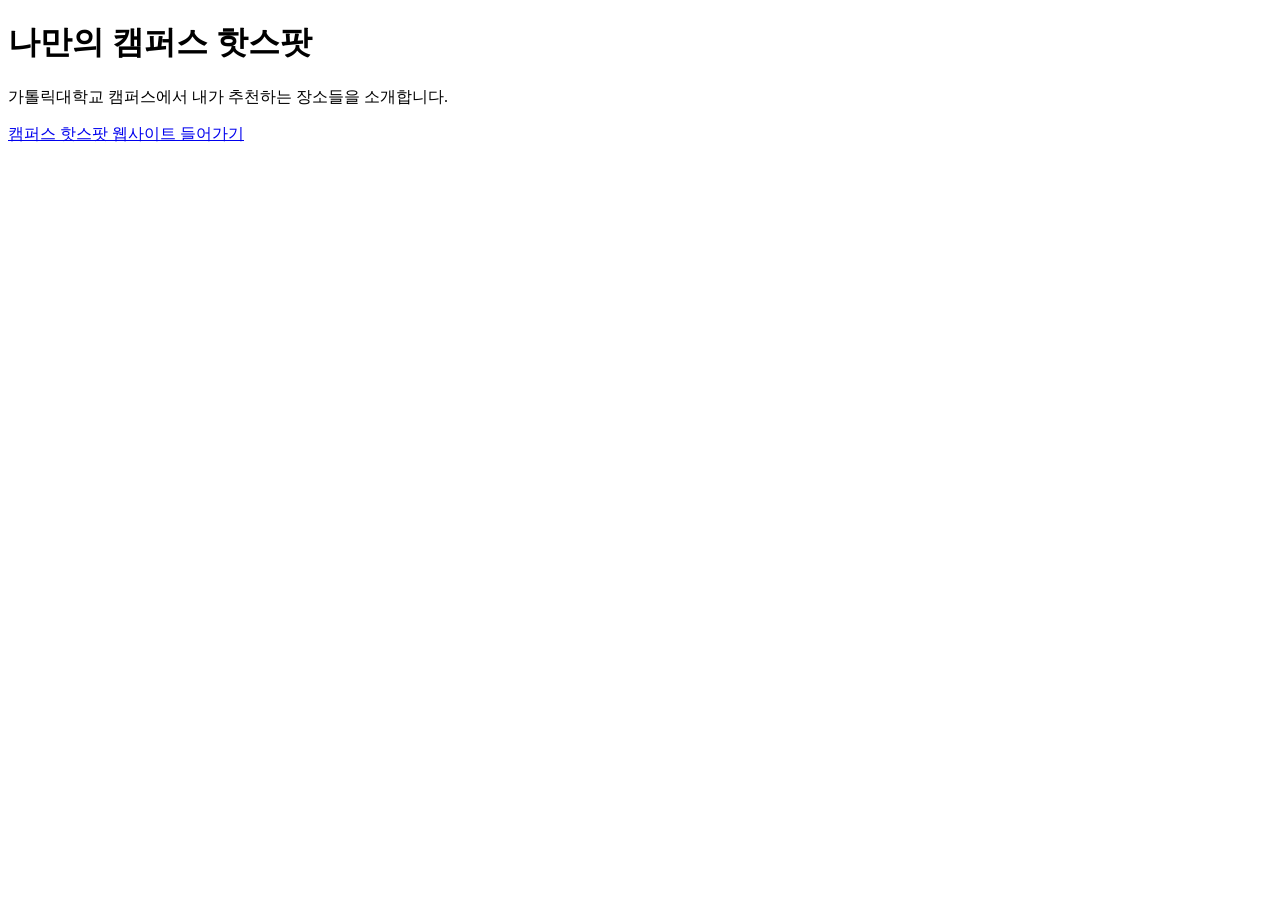
<file: index.html>
<!DOCTYPE html>
<html lang="ko">
<head>
<meta charset="UTF-8">
<meta name="viewport" content="width=device-width, initial-scale=1.0">

<title>나만의 캠퍼스 핫스팟</title>
</head>

<body>

<h1>나만의 캠퍼스 핫스팟</h1>

<p>
가톨릭대학교 캠퍼스에서 내가 추천하는 장소들을 소개합니다.
</p>

<p>
<a href="campus-museum2-main/index.html">
캠퍼스 핫스팟 웹사이트 들어가기
</a>
</p>

</body>
</html>
</file>
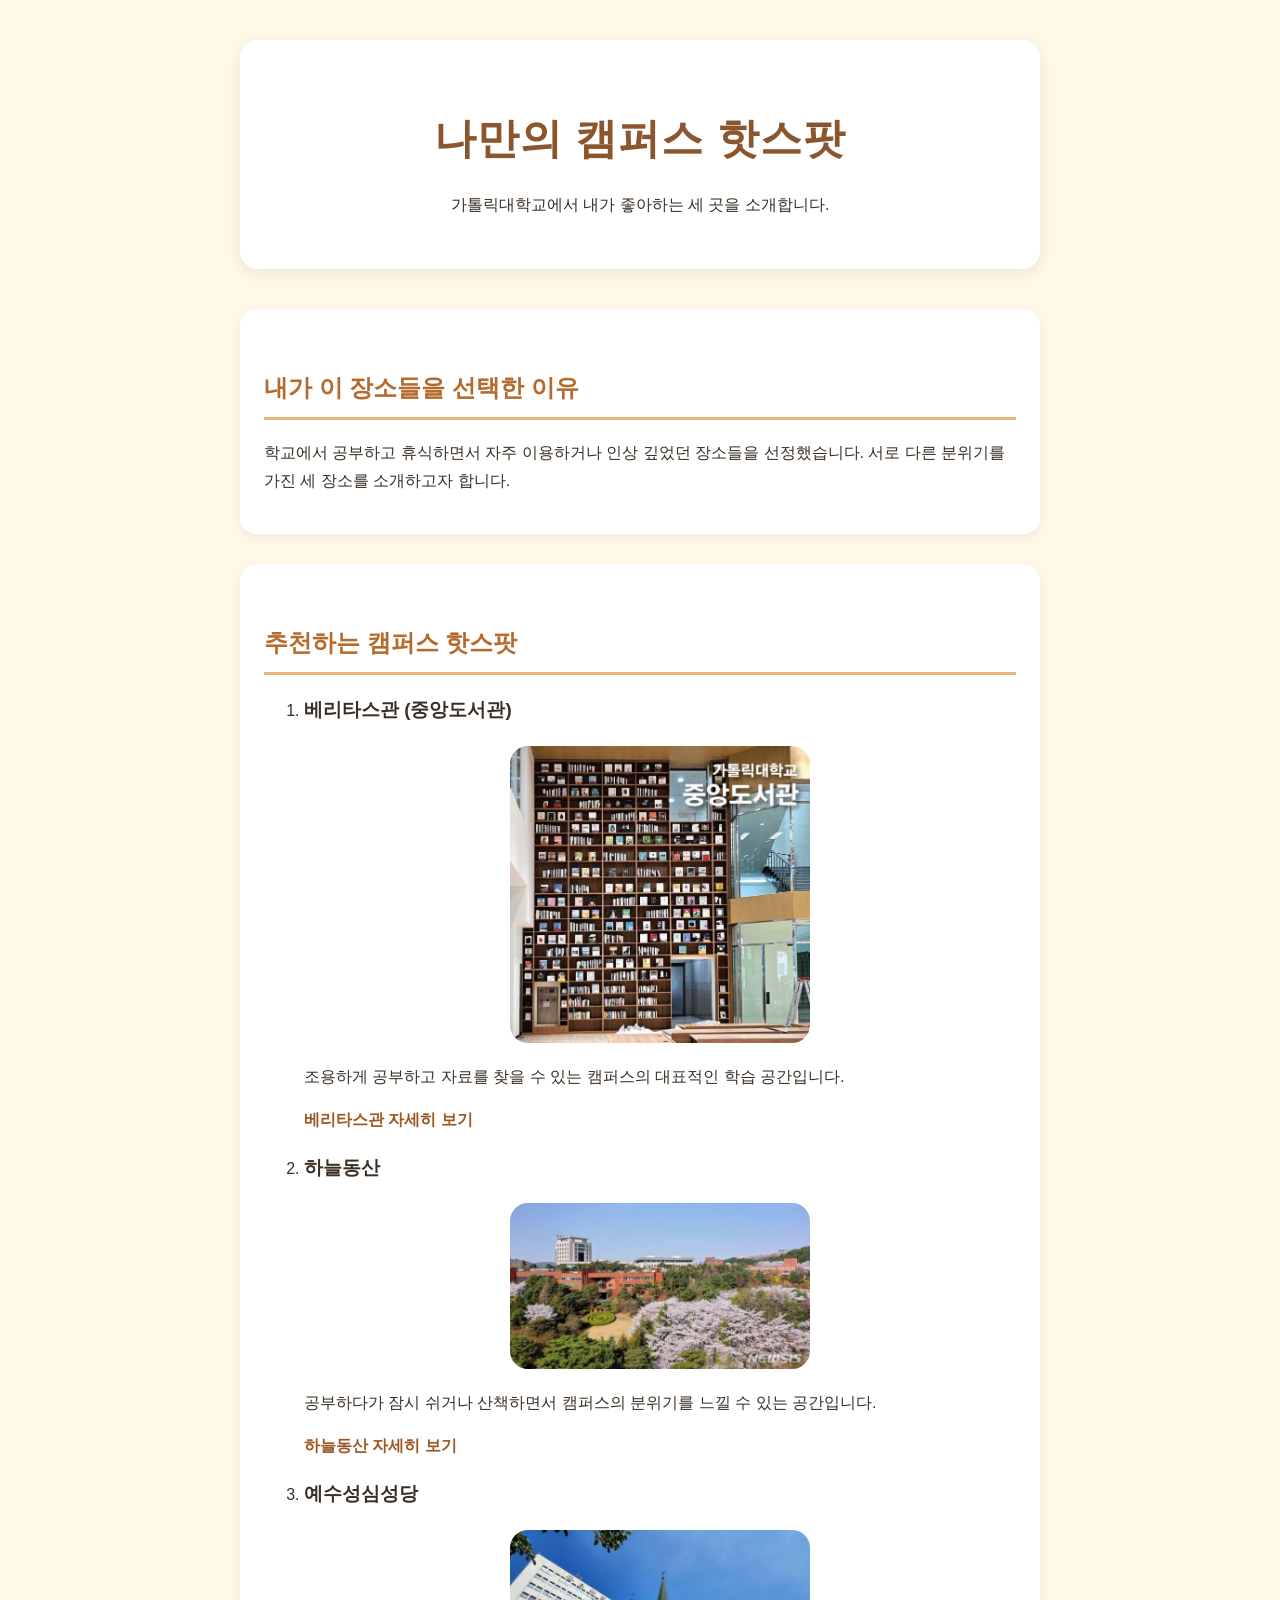
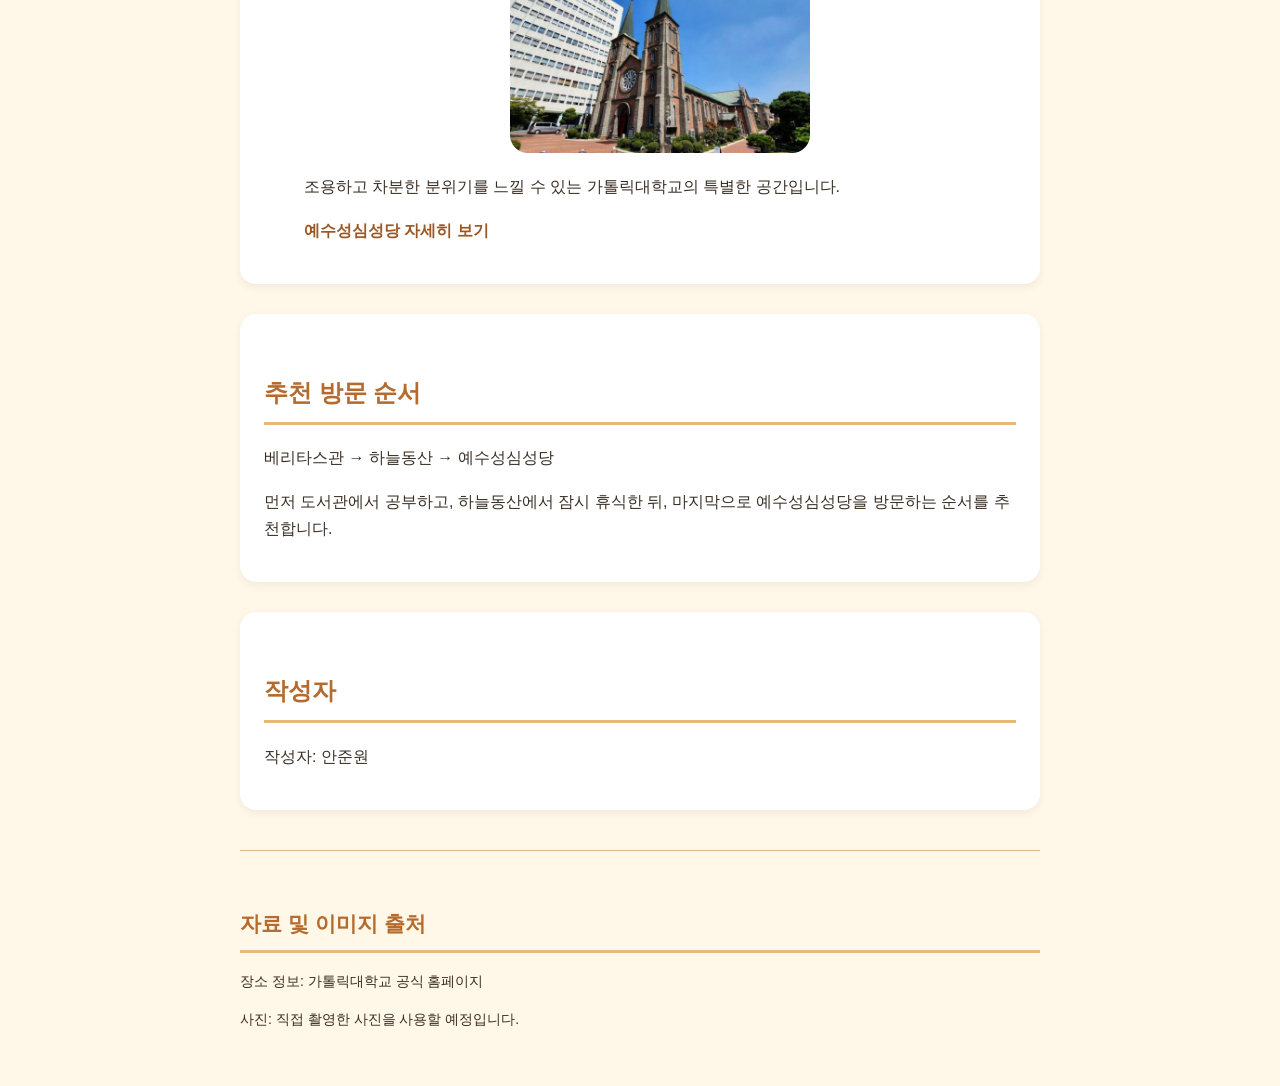
<file: campus-museum2-main/index.html>
<!DOCTYPE html>
<html lang="ko">
<head>
<meta charset="UTF-8">
<meta name="viewport" content="width=device-width, initial-scale=1.0">

<title>나만의 캠퍼스 핫스팟</title>
<link rel="stylesheet" href="styles.css">
</head>

<body class="home-page">

<header>
<h1>나만의 캠퍼스 핫스팟</h1>

<p>
가톨릭대학교에서 내가 좋아하는 세 곳을 소개합니다.
</p>
</header>


<main>

<section>
<h2>내가 이 장소들을 선택한 이유</h2>

<p>
학교에서 공부하고 휴식하면서 자주 이용하거나
인상 깊었던 장소들을 선정했습니다.
서로 다른 분위기를 가진 세 장소를 소개하고자 합니다.
</p>
</section>


<section>
<h2>추천하는 캠퍼스 핫스팟</h2>

<ol>

<li>
<h3>베리타스관 (중앙도서관)</h3>

<img
src="images/place1.jpg"
alt="가톨릭대학교 베리타스관 중앙도서관"
width="300"
>

<p>
조용하게 공부하고 자료를 찾을 수 있는
캠퍼스의 대표적인 학습 공간입니다.
</p>

<a href="place1.html">
베리타스관 자세히 보기
</a>
</li>


<li>
<h3>하늘동산</h3>

<img
src="images/place2.jpg"
alt="가톨릭대학교 하늘동산"
width="300"
>

<p>
공부하다가 잠시 쉬거나 산책하면서
캠퍼스의 분위기를 느낄 수 있는 공간입니다.
</p>

<a href="place2.html">
하늘동산 자세히 보기
</a>
</li>


<li>
<h3>예수성심성당</h3>

<img
src="images/place3.jpg"
alt="가톨릭대학교 예수성심성당"
width="300"
>

<p>
조용하고 차분한 분위기를 느낄 수 있는
가톨릭대학교의 특별한 공간입니다.
</p>

<a href="place3.html">
예수성심성당 자세히 보기
</a>
</li>

</ol>
</section>


<section>
<h2>추천 방문 순서</h2>

<p>
베리타스관 → 하늘동산 → 예수성심성당
</p>

<p>
먼저 도서관에서 공부하고,
하늘동산에서 잠시 휴식한 뒤,
마지막으로 예수성심성당을 방문하는 순서를 추천합니다.
</p>
</section>


<section>
<h2>작성자</h2>

<p>작성자: 안준원</p>
</section>

</main>


<footer>

<h2>자료 및 이미지 출처</h2>

<p>
장소 정보: 가톨릭대학교 공식 홈페이지
</p>

<p>
사진: 직접 촬영한 사진을 사용할 예정입니다.
</p>

</footer>

</body>
</html>
</file>
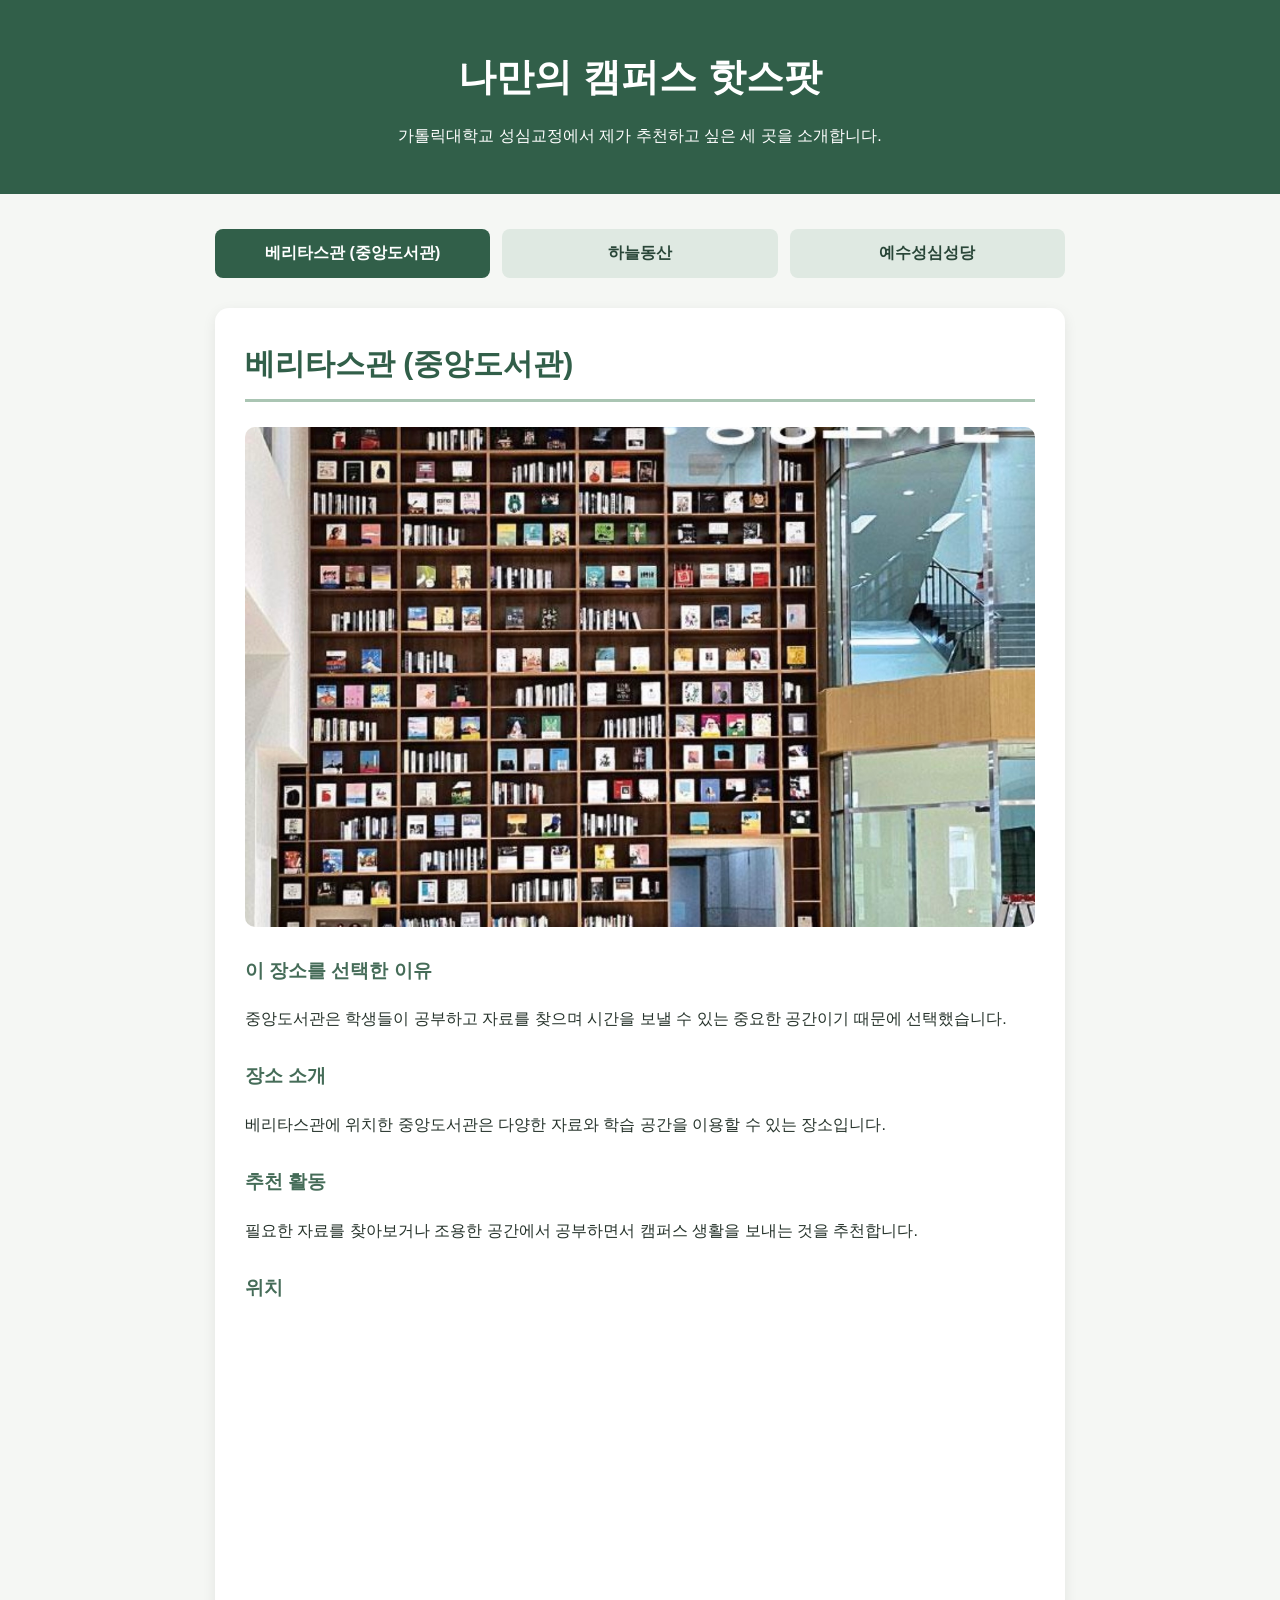
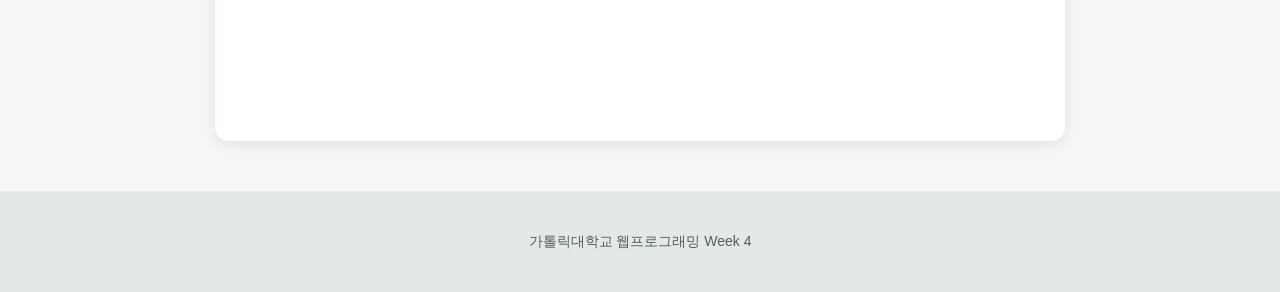
<file: week4/index.html>
<!DOCTYPE html>
<html lang="ko">
<head>
<meta charset="UTF-8">
<meta name="viewport" content="width=device-width, initial-scale=1.0">

<title>나만의 캠퍼스 핫스팟 - Week 4</title>

<link rel="stylesheet" href="styles.css">
</head>

<body>

<header>
<h1>나만의 캠퍼스 핫스팟</h1>
<p>
가톨릭대학교 성심교정에서 제가 추천하고 싶은
세 곳을 소개합니다.
</p>
</header>

<main>

<!-- 장소 선택 버튼 -->
<section class="place-buttons">
<button type="button" data-target="library">
베리타스관 (중앙도서관)
</button>

<button type="button" data-target="garden">
하늘동산
</button>

<button type="button" data-target="church">
예수성심성당
</button>
</section>


<!-- 1. 베리타스관 -->
<section id="library" class="place-content">

<h2>베리타스관 (중앙도서관)</h2>

<img
src="images/place1.jpg"
alt="가톨릭대학교 중앙도서관"
>

<h3>이 장소를 선택한 이유</h3>
<p>
중앙도서관은 학생들이 공부하고 자료를 찾으며
시간을 보낼 수 있는 중요한 공간이기 때문에 선택했습니다.
</p>

<h3>장소 소개</h3>
<p>
베리타스관에 위치한 중앙도서관은
다양한 자료와 학습 공간을 이용할 수 있는 장소입니다.
</p>

<h3>추천 활동</h3>
<p>
필요한 자료를 찾아보거나 조용한 공간에서 공부하면서
캠퍼스 생활을 보내는 것을 추천합니다.
</p>

<h3>위치</h3>

<div class="map-container">
    <iframe
        class="place-map"
        src="https://www.google.com/maps/embed?pb=!1m5!3m3!1m2!1s0x357b62c22341bd79%3A0x13730f14a1fc72e!2z6rCA7Yao66at64yA7ZWZ6rWQIOyEseyLrOq1kOyglQ!5e0!3m2!1sko!2skr!4v1790421393290!5m2!1sko!2skr"
        allowfullscreen
        loading="lazy"
        referrerpolicy="strict-origin-when-cross-origin"
        title="베리타스관 위치 지도">
    </iframe>
</div>

</section>


<!-- 2. 하늘동산 -->
<section id="garden" class="place-content">

<h2>하늘동산</h2>

<img
src="images/place2.jpg"
alt="가톨릭대학교 하늘동산"
>

<h3>이 장소를 선택한 이유</h3>
<p>
하늘동산은 캠퍼스 안에서 자연을 느끼며
잠시 쉬어 갈 수 있는 공간이기 때문에 선택했습니다.
</p>

<h3>장소 소개</h3>
<p>
하늘동산은 나무와 자연 풍경을 볼 수 있어
캠퍼스의 다른 건물들과는 다른 분위기를 느낄 수 있는 장소입니다.
</p>

<h3>추천 활동</h3>
<p>
산책을 하거나 친구와 이야기를 나누면서
주변의 계절 풍경을 감상하는 것을 추천합니다.
</p>

<h3>위치</h3>

<div class="map-container">
    <iframe
        class="place-map"
        src="https://www.google.com/maps/embed?pb=!1m1!5e0!3m2!1sko!2skr!4v1790421967941!5m2!1sko!2skr"
        allowfullscreen
        loading="lazy"
        referrerpolicy="strict-origin-when-cross-origin"
        title="하늘동산 위치 지도">
    </iframe>
</div>

</section>


<!-- 3. 예수성심성당 -->
<section id="church" class="place-content">

<h2>예수성심성당</h2>

<img
src="images/place3.jpg"
alt="가톨릭대학교 예수성심성당"
>

<h3>이 장소를 선택한 이유</h3>
<p>
예수성심성당은 캠퍼스 안에서 독특한 건축과
차분한 분위기를 느낄 수 있는 장소이기 때문에 선택했습니다.
</p>

<h3>장소 소개</h3>
<p>
예수성심성당은 가톨릭대학교 성심교정 안에 있으며,
캠퍼스에서 인상적인 분위기를 가진 공간 중 하나입니다.
</p>

<h3>추천 활동</h3>
<p>
성당의 건축 모습을 천천히 살펴보고
주변을 걸으며 조용한 분위기를 느껴보는 것을 추천합니다.
</p>

<h3>위치</h3>

<div class="map-container">
    <iframe
        class="place-map"
        src="https://www.google.com/maps/embed?pb=!1m5!3m3!1m2!1s0x357b63f0f3277fd7%3A0x3b7b4c812240f808!2z6rCA7Yao66at64yA7ZWZ6rWQ7ISx7Ius6rWQ7KCV7JiI7IiY7ISx7Ius7ISx64u5!5e0!3m2!1sko!2skr!4v1790421671064!5m2!1sko!2skr"
        allowfullscreen
        loading="lazy"
        referrerpolicy="strict-origin-when-cross-origin"
        title="예수성심성당 위치 지도">
    </iframe>
</div>

</section>

</main>


<footer>
<p>가톨릭대학교 웹프로그래밍 Week 4</p>
</footer>


<script src="app.js"></script>

</body>
</html>
</file>
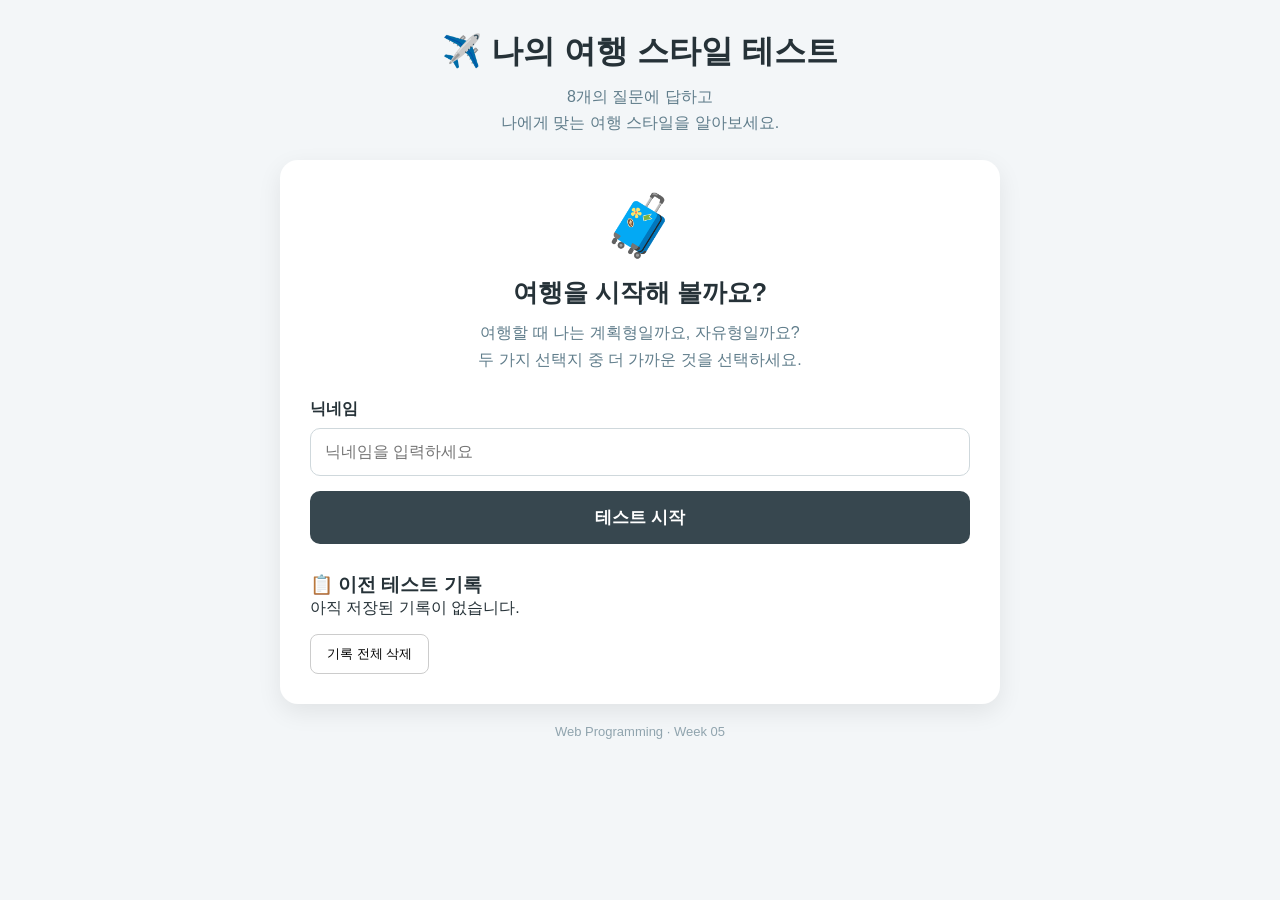
<file: week5/index.html>
<!DOCTYPE html>
<html lang="ko">
<head>
  <meta charset="UTF-8">
  <meta name="viewport" content="width=device-width, initial-scale=1.0">

  <title>나의 여행 스타일 테스트</title>

  <style>
    * {
      box-sizing: border-box;
      margin: 0;
      padding: 0;
    }

    body {
      font-family: Arial, "Noto Sans KR", sans-serif;
      background: #f3f6f8;
      color: #263238;
      min-height: 100vh;
      padding: 30px 15px;
    }

    .container {
      width: 100%;
      max-width: 720px;
      margin: 0 auto;
    }

    header {
      text-align: center;
      margin-bottom: 25px;
    }

    header h1 {
      font-size: 32px;
      margin-bottom: 10px;
    }

    header p {
      color: #607d8b;
      line-height: 1.6;
    }

    .card {
      background: white;
      border-radius: 18px;
      padding: 30px;
      box-shadow: 0 8px 25px rgba(0, 0, 0, 0.08);
    }

    .hidden {
      display: none;
    }

    /* 시작 화면 */

    .start-icon {
      font-size: 60px;
      text-align: center;
      margin-bottom: 15px;
    }

    .start-title {
      text-align: center;
      font-size: 25px;
      margin-bottom: 10px;
    }

    .start-description {
      text-align: center;
      color: #607d8b;
      line-height: 1.7;
      margin-bottom: 25px;
    }

    label {
      display: block;
      font-weight: bold;
      margin-bottom: 8px;
    }

    input {
      width: 100%;
      padding: 14px;
      font-size: 16px;
      border: 1px solid #cfd8dc;
      border-radius: 10px;
      margin-bottom: 15px;
    }

    input:focus {
      outline: 2px solid #78909c;
      border-color: transparent;
    }

    .main-button {
      width: 100%;
      border: none;
      border-radius: 10px;
      padding: 15px;
      background: #37474f;
      color: white;
      font-size: 17px;
      font-weight: bold;
      cursor: pointer;
    }

    .main-button:hover {
      background: #263238;
    }

    /* 게임 화면 */

    .progress-info {
      display: flex;
      justify-content: space-between;
      color: #607d8b;
      font-size: 14px;
      margin-bottom: 8px;
    }

    .progress-bar {
      width: 100%;
      height: 9px;
      background: #eceff1;
      border-radius: 20px;
      overflow: hidden;
      margin-bottom: 30px;
    }

    .progress {
      width: 0%;
      height: 100%;
      background: #546e7a;
      transition: width 0.3s;
    }

    .question-number {
      color: #78909c;
      font-size: 14px;
      font-weight: bold;
      margin-bottom: 10px;
    }

    .question {
      font-size: 24px;
      line-height: 1.5;
      margin-bottom: 25px;
    }

    .choice {
      width: 100%;
      text-align: left;
      background: white;
      border: 2px solid #cfd8dc;
      border-radius: 13px;
      padding: 18px;
      margin-bottom: 12px;
      font-size: 16px;
      line-height: 1.5;
      cursor: pointer;
      transition: 0.2s;
    }

    .choice:hover {
      border-color: #546e7a;
      background: #f5f7f8;
      transform: translateY(-2px);
    }

    .choice strong {
      display: inline-block;
      margin-right: 8px;
      color: #455a64;
    }

    /* 결과 화면 */

    .result {
      text-align: center;
    }

    .result-icon {
      font-size: 65px;
      margin-bottom: 10px;
    }

    .result-small {
      color: #78909c;
      font-size: 14px;
      margin-bottom: 8px;
    }

    .result h2 {
      font-size: 29px;
      margin-bottom: 15px;
    }

    .result-description {
      color: #546e7a;
      line-height: 1.8;
      margin-bottom: 25px;
    }

    .score-box {
      background: #f4f6f7;
      padding: 18px;
      border-radius: 12px;
      margin-bottom: 20px;
    }

    .score-box strong {
      font-size: 22px;
    }

    .plan {
      text-align: left;
      background: #f8fafb;
      border-left: 4px solid #607d8b;
      border-radius: 8px;
      padding: 18px;
      margin-bottom: 25px;
    }

    .plan h3 {
      margin-bottom: 12px;
    }

    .plan p {
      margin: 8px 0;
      line-height: 1.6;
    }

    footer {
      text-align: center;
      color: #90a4ae;
      font-size: 13px;
      margin-top: 20px;
    }

    @media (max-width: 600px) {

      body {
        padding: 20px 12px;
      }

      header h1 {
        font-size: 26px;
      }

      .card {
        padding: 22px 18px;
        border-radius: 14px;
      }

      .question {
        font-size: 21px;
      }

      .choice {
        padding: 16px;
      }
    }
  </style>
</head>

<body>

<div class="container">

  <header>
    <h1>✈️ 나의 여행 스타일 테스트</h1>
    <p>
      8개의 질문에 답하고<br>
      나에게 맞는 여행 스타일을 알아보세요.
    </p >
  </header>


  <!-- 시작 화면 -->

  <section id="startScreen" class="card">

    <div class="start-icon">🧳</div>

    <h2 class="start-title">여행을 시작해 볼까요?</h2>

    <p class="start-description">
      여행할 때 나는 계획형일까요, 자유형일까요?<br>
      두 가지 선택지 중 더 가까운 것을 선택하세요.
    </p >

    <label for="nickname">닉네임</label>

    <input
      type="text"
      id="nickname"
      maxlength="15"
      placeholder="닉네임을 입력하세요"
    >

    <button class="main-button" id="startButton">
      테스트 시작
    </button>

<div id="historyArea" style="margin-top: 28px;">
  <h3>📋 이전 테스트 기록</h3>

  <div id="historyList">
    <p>아직 저장된 기록이 없습니다.</p >
  </div>

  <button
    type="button"
    id="clearHistoryButton"
    style="
      margin-top: 15px;
      padding: 10px 16px;
      border: 1px solid #ccc;
      border-radius: 8px;
      background: white;
      cursor: pointer;
    "
  >
    기록 전체 삭제
  </button>
</div>
  </section>


  <!-- 문제 화면 -->

  <section id="gameScreen" class="card hidden">

    <div class="progress-info">
      <span id="playerName"></span>
      <span id="progressText">1 / 8</span>
    </div>

    <div class="progress-bar">
      <div class="progress" id="progress"></div>
    </div>

    <div class="question-number" id="questionNumber">
      QUESTION 1
    </div>

    <h2 class="question" id="question"></h2>

    <button class="choice" id="choiceA"></button>

    <button class="choice" id="choiceB"></button>

  </section>


  <!-- 결과 화면 -->

  <section id="resultScreen" class="card result hidden">

    <div class="result-icon" id="resultIcon">🌍</div>

    <p class="result-small">당신의 여행 스타일은</p >

    <h2 id="resultTitle"></h2>

    <p class="result-description" id="resultDescription"></p >

    <div class="score-box">
      자유 여행 성향
      <br>
      <strong id="resultScore"></strong>
    </div>

    <div class="plan">

      <h3>📍 추천 하루 여행</h3>

      <div id="resultPlan"></div>

    </div>

    <button class="main-button" id="restartButton">
      다시 테스트하기
    </button>

  </section>


  <footer>
    Web Programming · Week 05
  </footer>

</div>

<script>

  const questions = [
    {
      question: "여행을 준비할 때 나는?",
      a: "출발 전에 일정과 장소를 미리 정한다.",
      b: "큰 계획만 정하고 나머지는 현지에서 결정한다."
    },
    {
      question: "처음 가는 도시에서 이동할 때 나는?",
      a: "미리 찾아본 경로대로 이동한다.",
      b: "마음에 드는 길이 보이면 일단 가 본다."
    },
    {
      question: "여행 중 맛집을 고를 때 나는?",
      a: "후기와 평점을 확인하고 방문한다.",
      b: "지나가다가 마음에 드는 곳에 들어간다."
    },
    {
      question: "예정했던 장소가 갑자기 문을 닫았다면?",
      a: "미리 준비한 다른 장소로 이동한다.",
      b: "주변을 돌아다니며 새로운 장소를 찾는다."
    },
    {
      question: "숙소를 예약할 때 나는?",
      a: "여행 전에 숙소를 모두 예약한다.",
      b: "상황에 따라 여행 중에도 숙소를 정할 수 있다."
    },
    {
      question: "여행 사진을 찍을 때 나는?",
      a: "유명한 포토존을 미리 찾아본다.",
      b: "걷다가 마음에 드는 순간을 자유롭게 찍는다."
    },
    {
      question: "하루 일정이 예상보다 일찍 끝났다면?",
      a: "다음 일정이나 저장해 둔 장소를 찾아간다.",
      b: "카페에 가거나 주변을 천천히 돌아다닌다."
    },
    {
      question: "내가 생각하는 좋은 여행은?",
      a: "가고 싶었던 곳을 계획대로 많이 보는 여행",
      b: "예상하지 못한 경험을 자유롭게 즐기는 여행"
    }
  ];


  /* -----------------------------
     게임 상태
  ----------------------------- */

  let currentQuestion = 0;
  let freeScore = 0;
  let nickname = "";
  let answers = [];


  /* -----------------------------
     Storage 이름
  ----------------------------- */

  const STORAGE_NAME = "week5.nickname";
  const STORAGE_QUESTION = "week5.currentQuestion";
  const STORAGE_SCORE = "week5.freeScore";
  const STORAGE_ANSWERS = "week5.answers";
  const STORAGE_COMPLETED = "week5.completed";
  const LOCAL_HISTORY = "travelQuizHistory";
  
  /* -----------------------------
     HTML 요소
  ----------------------------- */

  const startScreen =
    document.getElementById("startScreen");

  const gameScreen =
    document.getElementById("gameScreen");

  const resultScreen =
    document.getElementById("resultScreen");

  const nicknameInput =
    document.getElementById("nickname");

  const startButton =
    document.getElementById("startButton");

  const questionElement =
    document.getElementById("question");

  const questionNumber =
    document.getElementById("questionNumber");

  const progress =
    document.getElementById("progress");

  const progressText =
    document.getElementById("progressText");

  const playerName =
    document.getElementById("playerName");

  const choiceA =
    document.getElementById("choiceA");

  const choiceB =
    document.getElementById("choiceB");


  /* -----------------------------
     게임 시작
  ----------------------------- */

  startButton.addEventListener("click", startGame);

  nicknameInput.addEventListener("keydown", function(event) {
    if (event.key === "Enter") {
      startGame();
    }
  });


  function startGame() {

    nickname = nicknameInput.value.trim();

    if (nickname === "") {
      alert("닉네임을 입력해 주세요.");
      nicknameInput.focus();
      return;
    }

    currentQuestion = 0;
    freeScore = 0;
    answers = [];

    saveProgress();

    startScreen.classList.add("hidden");
    resultScreen.classList.add("hidden");
    gameScreen.classList.remove("hidden");

    playerName.textContent = nickname;

    showQuestion();
  }


  /* -----------------------------
     문제 표시
  ----------------------------- */

  function showQuestion() {

    const q = questions[currentQuestion];

    questionNumber.textContent =
      "QUESTION " + (currentQuestion + 1);

    questionElement.textContent =
      q.question;

    choiceA.innerHTML =
      "<strong>A.</strong> " + q.a;

    choiceB.innerHTML =
      "<strong>B.</strong> " + q.b;

    progressText.textContent =
      (currentQuestion + 1) + " / " + questions.length;

    progress.style.width =
      ((currentQuestion + 1) / questions.length * 100) + "%";
  }


  /* -----------------------------
     답 선택
  ----------------------------- */

  choiceA.addEventListener("click", function() {
    selectAnswer("A");
  });

  choiceB.addEventListener("click", function() {
    selectAnswer("B");
  });


  function selectAnswer(answer) {

    answers.push(answer);

    if (answer === "B") {
      freeScore++;
    }

    currentQuestion++;

    /*
      답을 선택할 때마다 진행 상황을 저장한다.
    */

    saveProgress();

  if (
  currentQuestion < questions.length
) {

  showQuestion();

} else {

  sessionStorage.setItem(
    STORAGE_COMPLETED,
    "true"
  );

  showResult();

}
  }


  /* -----------------------------
     sessionStorage 저장
  ----------------------------- */

  function saveProgress() {

    sessionStorage.setItem(
      STORAGE_NAME,
      nickname
    );

    sessionStorage.setItem(
      STORAGE_QUESTION,
      String(currentQuestion)
    );

    sessionStorage.setItem(
      STORAGE_SCORE,
      String(freeScore)
    );

    sessionStorage.setItem(
      STORAGE_ANSWERS,
      JSON.stringify(answers)
    );
  }


  /* -----------------------------
     저장된 진행 상황 불러오기
  ----------------------------- */

  function loadProgress() {

    const savedName =
      sessionStorage.getItem(STORAGE_NAME);

    const savedQuestion =
      sessionStorage.getItem(STORAGE_QUESTION);

    const savedScore =
      sessionStorage.getItem(STORAGE_SCORE);

    const savedAnswers =
      sessionStorage.getItem(STORAGE_ANSWERS);
    const savedCompleted =
  sessionStorage.getItem(
    STORAGE_COMPLETED
  );

    if (
      savedName !== null &&
      savedQuestion !== null
    ) {

      nickname = savedName;

      currentQuestion =
        Number(savedQuestion);

      freeScore =
        Number(savedScore || 0);


      try {

        answers =
          JSON.parse(savedAnswers || "[]");

      } catch (error) {

        answers = [];

      }


      /*
        아직 모든 문제를 끝내지 않았다면
        게임 화면을 복구한다.
      */

      if (
        currentQuestion >= 0 &&
        currentQuestion < questions.length
      ) {

        nicknameInput.value = nickname;

        startScreen.classList.add("hidden");
        resultScreen.classList.add("hidden");
        gameScreen.classList.remove("hidden");

        playerName.textContent = nickname;

        showQuestion();

        return true;
      }
    }

        if (
      savedCompleted === "true" ||
      currentQuestion >= questions.length
    ) {
      nicknameInput.value = nickname;

      startScreen.classList.add("hidden");
      gameScreen.classList.add("hidden");
      resultScreen.classList.remove("hidden");

      showResult();

      return true;
    }

    return false;
}


  /* -----------------------------
     결과 화면
  ----------------------------- */

  function showResult() {

    gameScreen.classList.add("hidden");
    resultScreen.classList.remove("hidden");
    saveHistory();

    const title =
      document.getElementById("resultTitle");

    const description =
      document.getElementById("resultDescription");

    const icon =
      document.getElementById("resultIcon");

    const score =
      document.getElementById("resultScore");

    const plan =
      document.getElementById("resultPlan");


    score.textContent =
      freeScore + " / 8";


    if (freeScore <= 2) {

      icon.textContent = "🗺️";

      title.textContent =
        nickname + "님은 계획형 여행자";

      description.textContent =
        "여행 전에 필요한 정보를 충분히 찾아보고 안정적인 일정으로 움직이는 것을 좋아하는 스타일입니다.";

      plan.innerHTML = `
        <p>09:00 · 미리 정한 관광지 방문</p >
        <p>12:00 · 예약한 맛집에서 점심</p >
        <p>14:00 · 주요 명소 관람</p >
        <p>18:00 · 계획한 야경 장소 방문</p >
      `;

    } else if (freeScore <= 5) {

      icon.textContent = "🌤️";

      title.textContent =
        nickname + "님은 균형형 여행자";

      description.textContent =
        "중요한 일정은 미리 준비하지만 여행 중 생기는 새로운 상황도 즐길 수 있는 스타일입니다.";

      plan.innerHTML = `
        <p>10:00 · 대표 관광지 방문</p >
        <p>12:30 · 주변에서 점심 메뉴 선택</p >
        <p>15:00 · 계획한 장소 또는 새로운 장소 방문</p >
        <p>19:00 · 그날 기분에 따라 저녁 일정 결정</p >
      `;

    } else {

      icon.textContent = "🎒";

      title.textContent =
        nickname + "님은 자유형 여행자";

      description.textContent =
        "정해진 일정에 얽매이기보다 그날의 분위기와 새로운 발견을 즐기는 스타일입니다.";

      plan.innerHTML = `
        <p>10:30 · 천천히 하루 시작</p >
        <p>12:00 · 걷다가 발견한 식당에서 점심</p >
        <p>14:00 · 관심 가는 동네 자유롭게 탐방</p >
        <p>18:30 · 마음에 드는 장소에서 하루 마무리</p >
      `;
    }
    saveHistory();
displayHistory();
  }
function saveHistory() {

  const history =
    JSON.parse(localStorage.getItem(LOCAL_HISTORY) || "[]");

  const alreadySaved = history.some(function(item) {
    return item.nickname === nickname &&
           item.score === freeScore;
  });

  if (alreadySaved) return;

  const record = {
    nickname: nickname,
    score: freeScore,
    total: 8,
    date: new Date().toLocaleString()
  };

  history.push(record);

  localStorage.setItem(
    LOCAL_HISTORY,
    JSON.stringify(history)
  );
}
function displayHistory() {

  const historyList =
    document.getElementById("historyList");

  if (!historyList) return;

  const history =
    JSON.parse(localStorage.getItem(LOCAL_HISTORY) || "[]");

  if (history.length === 0) {
    historyList.innerHTML =
      "<p>아직 저장된 기록이 없습니다.</p >";
    return;
  }

  historyList.innerHTML = "";

  history.slice().reverse().forEach(function(record) {

    const item = document.createElement("div");

    item.style.padding = "10px";
    item.style.marginTop = "8px";
    item.style.border = "1px solid #ddd";
    item.style.borderRadius = "8px";

    item.innerHTML =
      "<strong>" + record.nickname + "</strong><br>" +
      "자유 여행 성향: " + record.score + " / " + record.total + "<br>" +
      "<small>" + record.date + "</small>";

    historyList.appendChild(item);
  });
}
  /* -----------------------------
     다시 테스트
  ----------------------------- */

  document
    .getElementById("restartButton")
    .addEventListener("click", function() {

      /*
        새 게임을 시작하므로
        기존 sessionStorage 진행 상황을 삭제한다.
      */

      clearProgress();

      currentQuestion = 0;
      freeScore = 0;
      answers = [];
      nickname = "";

      nicknameInput.value = "";

      resultScreen.classList.add("hidden");
      gameScreen.classList.add("hidden");
      startScreen.classList.remove("hidden");

      nicknameInput.focus();
    });


  /* -----------------------------
     임시 진행 상황 삭제
  ----------------------------- */

function clearProgress() {

  sessionStorage.removeItem(STORAGE_NAME);
  sessionStorage.removeItem(STORAGE_QUESTION);
  sessionStorage.removeItem(STORAGE_SCORE);
  sessionStorage.removeItem(STORAGE_ANSWERS);
  sessionStorage.removeItem(STORAGE_COMPLETED);
}

  /* -----------------------------
     페이지가 열릴 때 복구 시도
  ----------------------------- */

loadProgress();
displayHistory();

const clearHistoryButton =
  document.getElementById("clearHistoryButton");

clearHistoryButton.addEventListener("click", function() {

  const confirmed =
    confirm("저장된 테스트 기록을 모두 삭제하시겠습니까?");

  if (!confirmed) {
    return;
  }

  localStorage.removeItem(LOCAL_HISTORY);

  displayHistory();
});

</script>

</body>
</html>
</file>
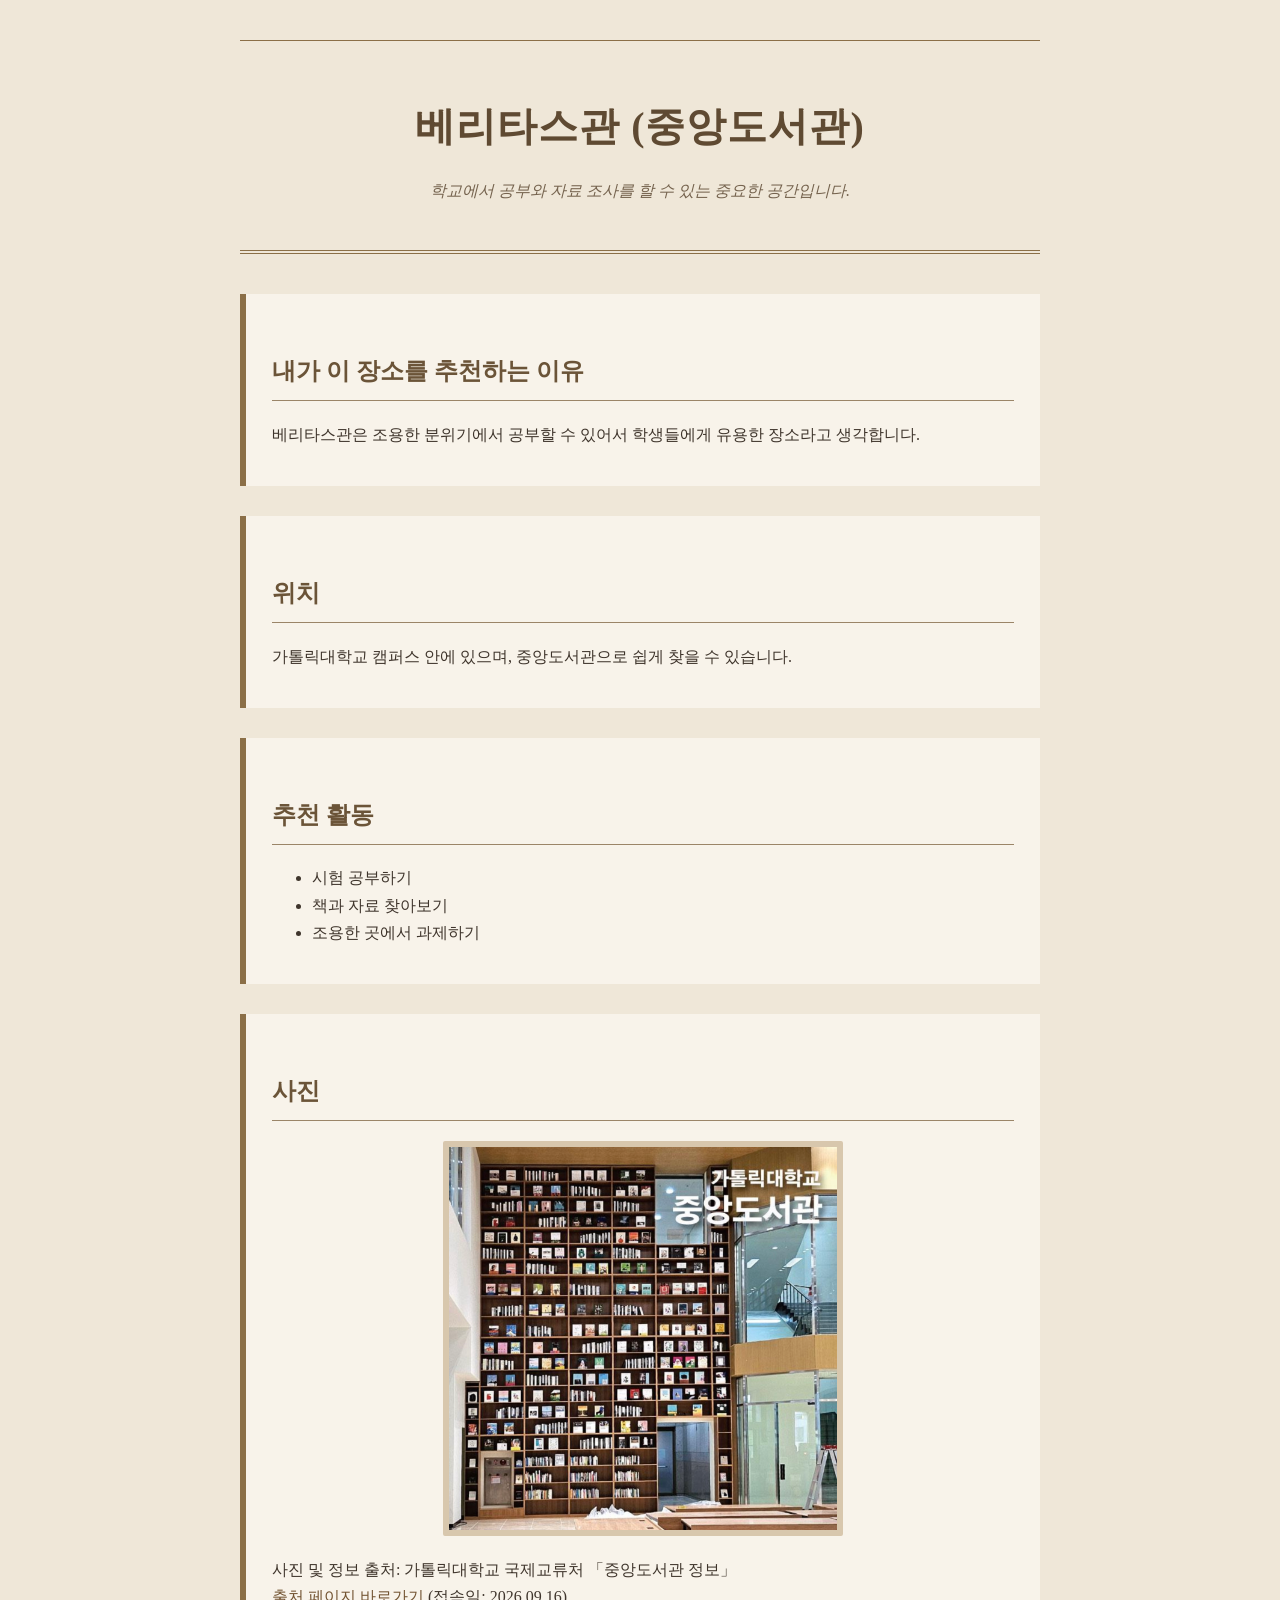
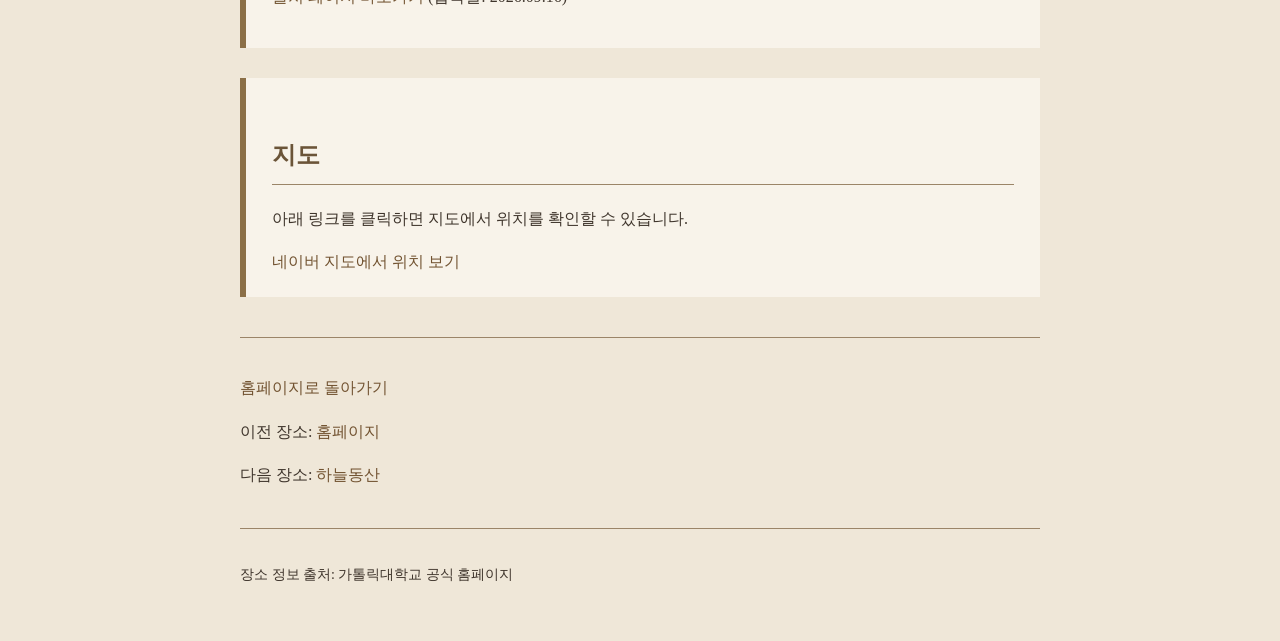
<file: campus-museum2-main/place1.html>
<!DOCTYPE html>
<html lang="ko">
<head>
<meta charset="UTF-8">
<meta name="viewport" content="width=device-width, initial-scale=1.0">
<title>베리타스관 - 나만의 캠퍼스 핫스팟</title>
    <link rel="stylesheet" href="styles.css">
</head>

<body class="library-page">

<header>
<h1>베리타스관 (중앙도서관)</h1>
<p>학교에서 공부와 자료 조사를 할 수 있는 중요한 공간입니다.</p>
</header>

<main>

<section>
<h2>내가 이 장소를 추천하는 이유</h2>
<p>
베리타스관은 조용한 분위기에서 공부할 수 있어서
학생들에게 유용한 장소라고 생각합니다.
</p>
</section>

<section>
<h2>위치</h2>
<p>
가톨릭대학교 캠퍼스 안에 있으며,
중앙도서관으로 쉽게 찾을 수 있습니다.
</p>
</section>

<section>
<h2>추천 활동</h2>
<ul>
<li>시험 공부하기</li>
<li>책과 자료 찾아보기</li>
<li>조용한 곳에서 과제하기</li>
</ul>
</section>

<section>
<h2>사진</h2>

<img
src="images/place1.jpg"
alt="베리타스관 중앙도서관 사진"
width="400"
>

<p>
    사진 및 정보 출처:
    가톨릭대학교 국제교류처 「중앙도서관 정보」
    <br>
    <a href=" "
       target="_blank"
       rel="noopener">
        출처 페이지 바로가기
    </a >
    (접속일: 2026.09.16)
</p >
</section>

<section>
<h2>지도</h2>

<p>
아래 링크를 클릭하면 지도에서 위치를 확인할 수 있습니다.
</p>

<a href="https://naver.me/G7Ni8di2" target="_blank" rel="noopener">
    네이버 지도에서 위치 보기
</a >

</section>

</main>

<nav>
<p>
<a href="index.html">홈페이지로 돌아가기</a>
</p>

<p>
이전 장소:
<a href="index.html">홈페이지</a>
</p>

<p>
다음 장소:
<a href="place2.html">하늘동산</a>
</p>
</nav>

<footer>
<p>장소 정보 출처: 가톨릭대학교 공식 홈페이지</p>
</footer>

</body>
</html>
</file>
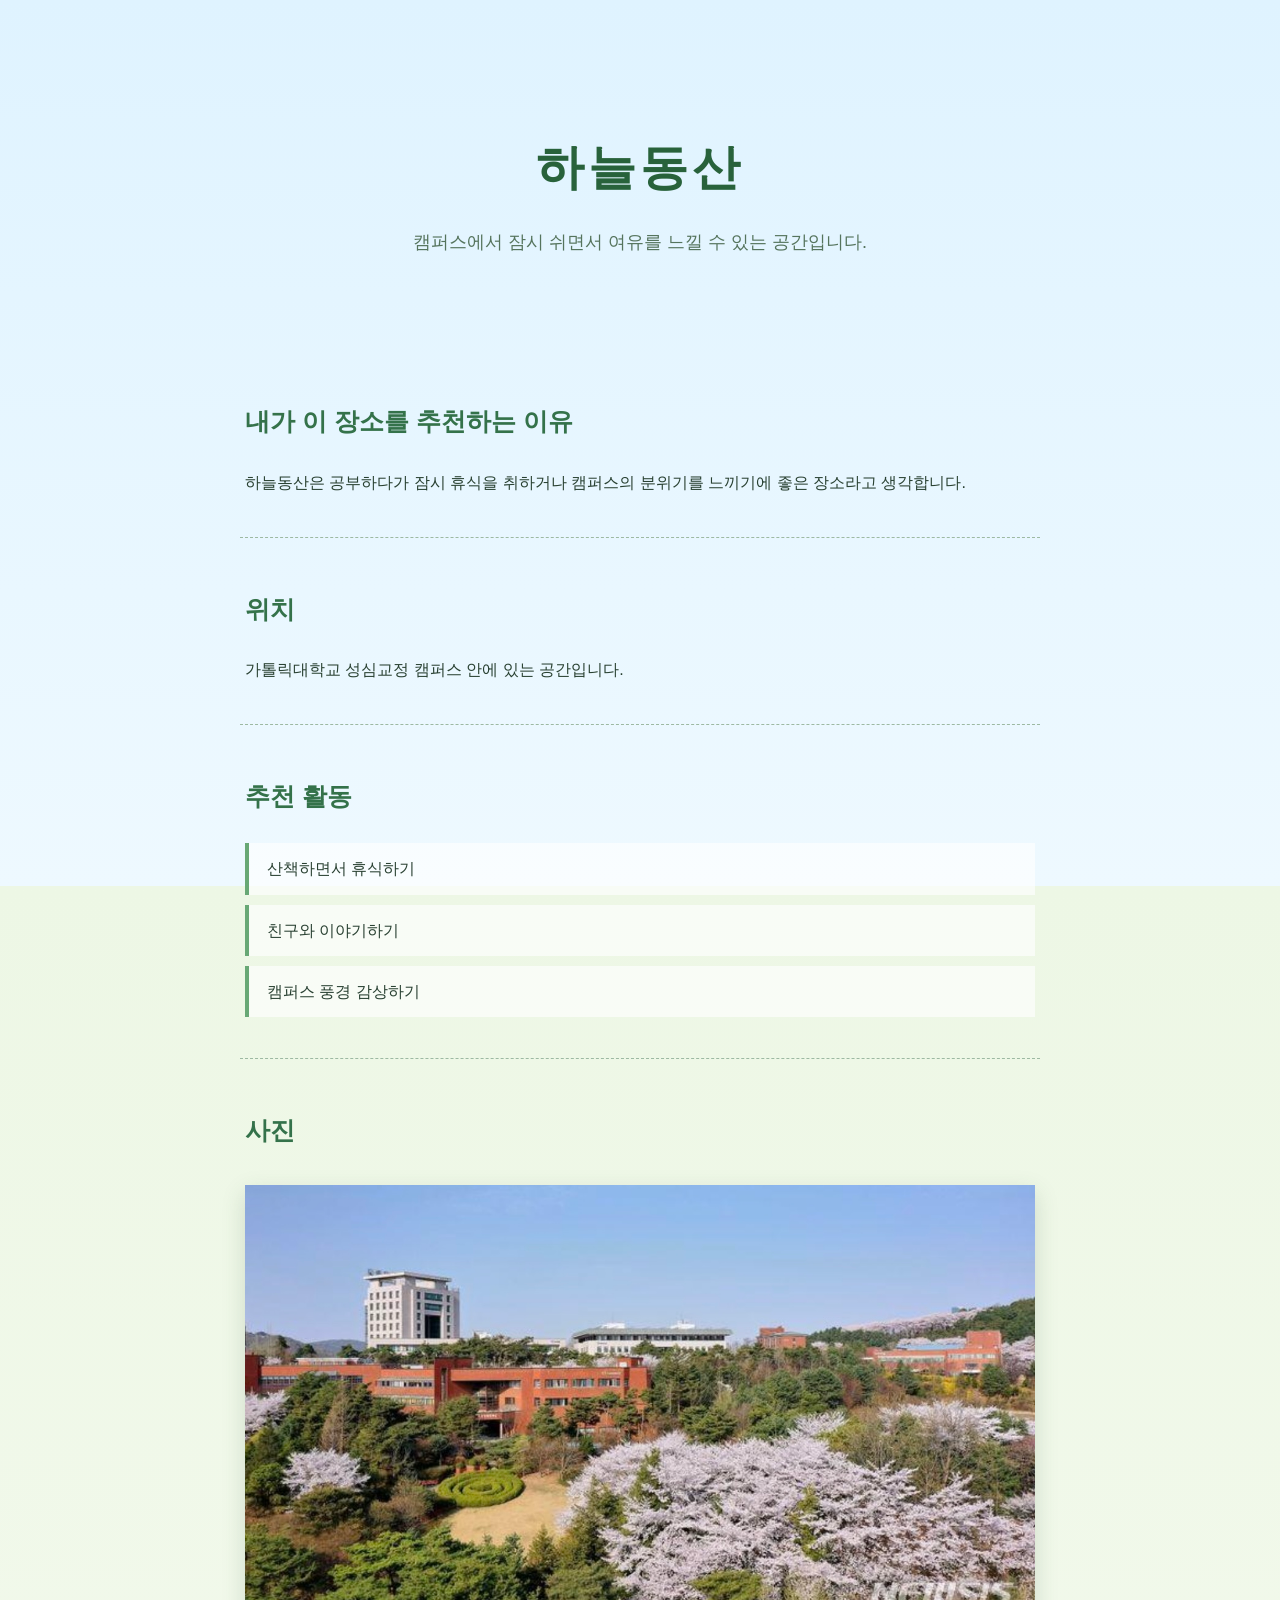
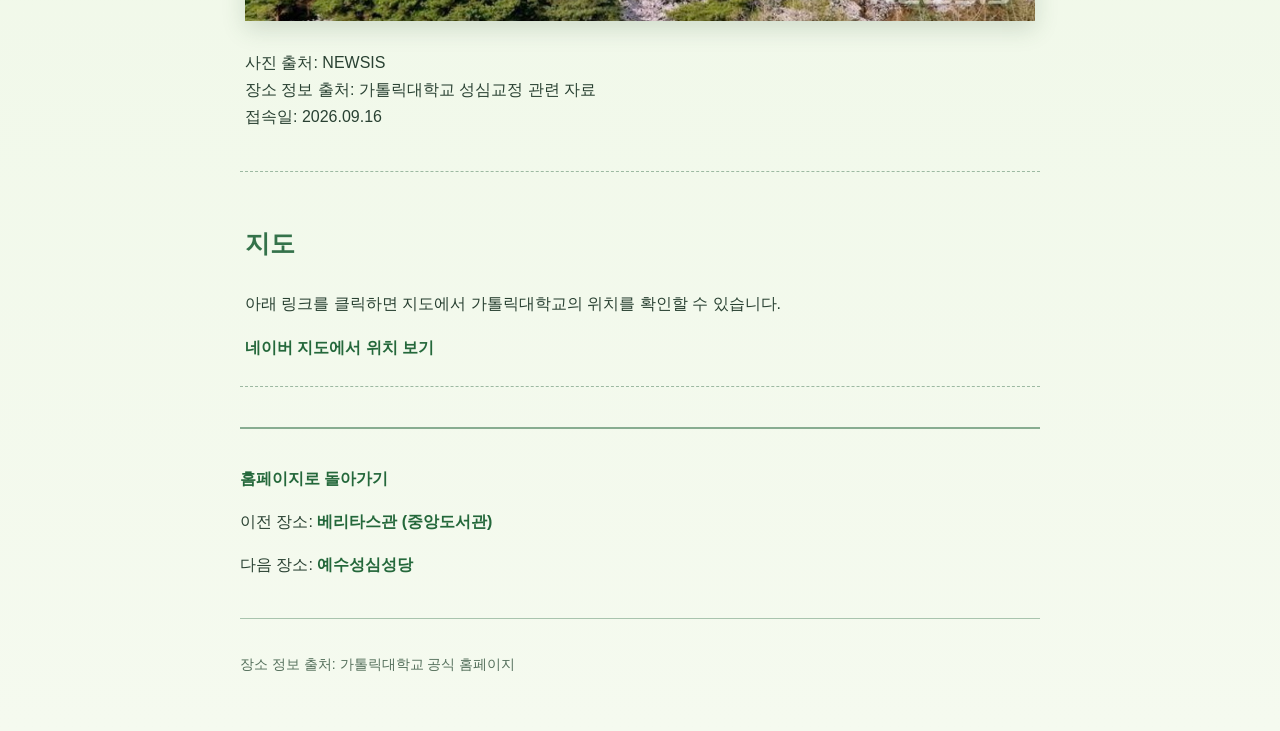
<file: campus-museum2-main/place2.html>
<!DOCTYPE html>
<html lang="ko">
<head>
    <meta charset="UTF-8">
    <meta name="viewport" content="width=device-width, initial-scale=1.0">
    <title>하늘동산 - 나만의 캠퍼스 핫스팟</title>
    <link rel="stylesheet" href="styles.css">
</head>

<body class="garden-page">

    <header>
        <h1>하늘동산</h1>
        <p>캠퍼스에서 잠시 쉬면서 여유를 느낄 수 있는 공간입니다.</p >
    </header>

    <main>

        <section>
            <h2>내가 이 장소를 추천하는 이유</h2>
            <p>
                하늘동산은 공부하다가 잠시 휴식을 취하거나
                캠퍼스의 분위기를 느끼기에 좋은 장소라고 생각합니다.
            </p >
        </section>

        <section>
            <h2>위치</h2>
            <p>
                가톨릭대학교 성심교정 캠퍼스 안에 있는 공간입니다.
            </p >
        </section>

        <section>
            <h2>추천 활동</h2>
            <ul>
                <li>산책하면서 휴식하기</li>
                <li>친구와 이야기하기</li>
                <li>캠퍼스 풍경 감상하기</li>
            </ul>
        </section>

        <section>
            <h2>사진</h2>

            <img
                src="images/place2.jpg"
                alt="가톨릭대학교 하늘동산 사진"
                width="400"
            >

          <p>
    사진 출처: NEWSIS
    <br>
    장소 정보 출처: 가톨릭대학교 성심교정 관련 자료
    <br>
    접속일: 2026.09.16
</p >
        </section>

        <section>
            <h2>지도</h2>
            <p>
                아래 링크를 클릭하면 지도에서 가톨릭대학교의 위치를 확인할 수 있습니다.
            </p >

            <a href="https://naver.me/F4WVQ3hs" target="_blank" rel="noopener">
        네이버 지도에서 위치 보기
            </a >
        </section>

    </main>

    <nav>
        <p>
            <a href="index.html">홈페이지로 돌아가기</a >
        </p >

        <p>
            이전 장소:
            <a href="place1.html">베리타스관 (중앙도서관)</a >
        </p >

        <p>
            다음 장소:
            <a href="place3.html">예수성심성당</a >
        </p >
    </nav>

    <footer>
        <p>장소 정보 출처: 가톨릭대학교 공식 홈페이지</p >
    </footer>

</body>
</html>
</file>
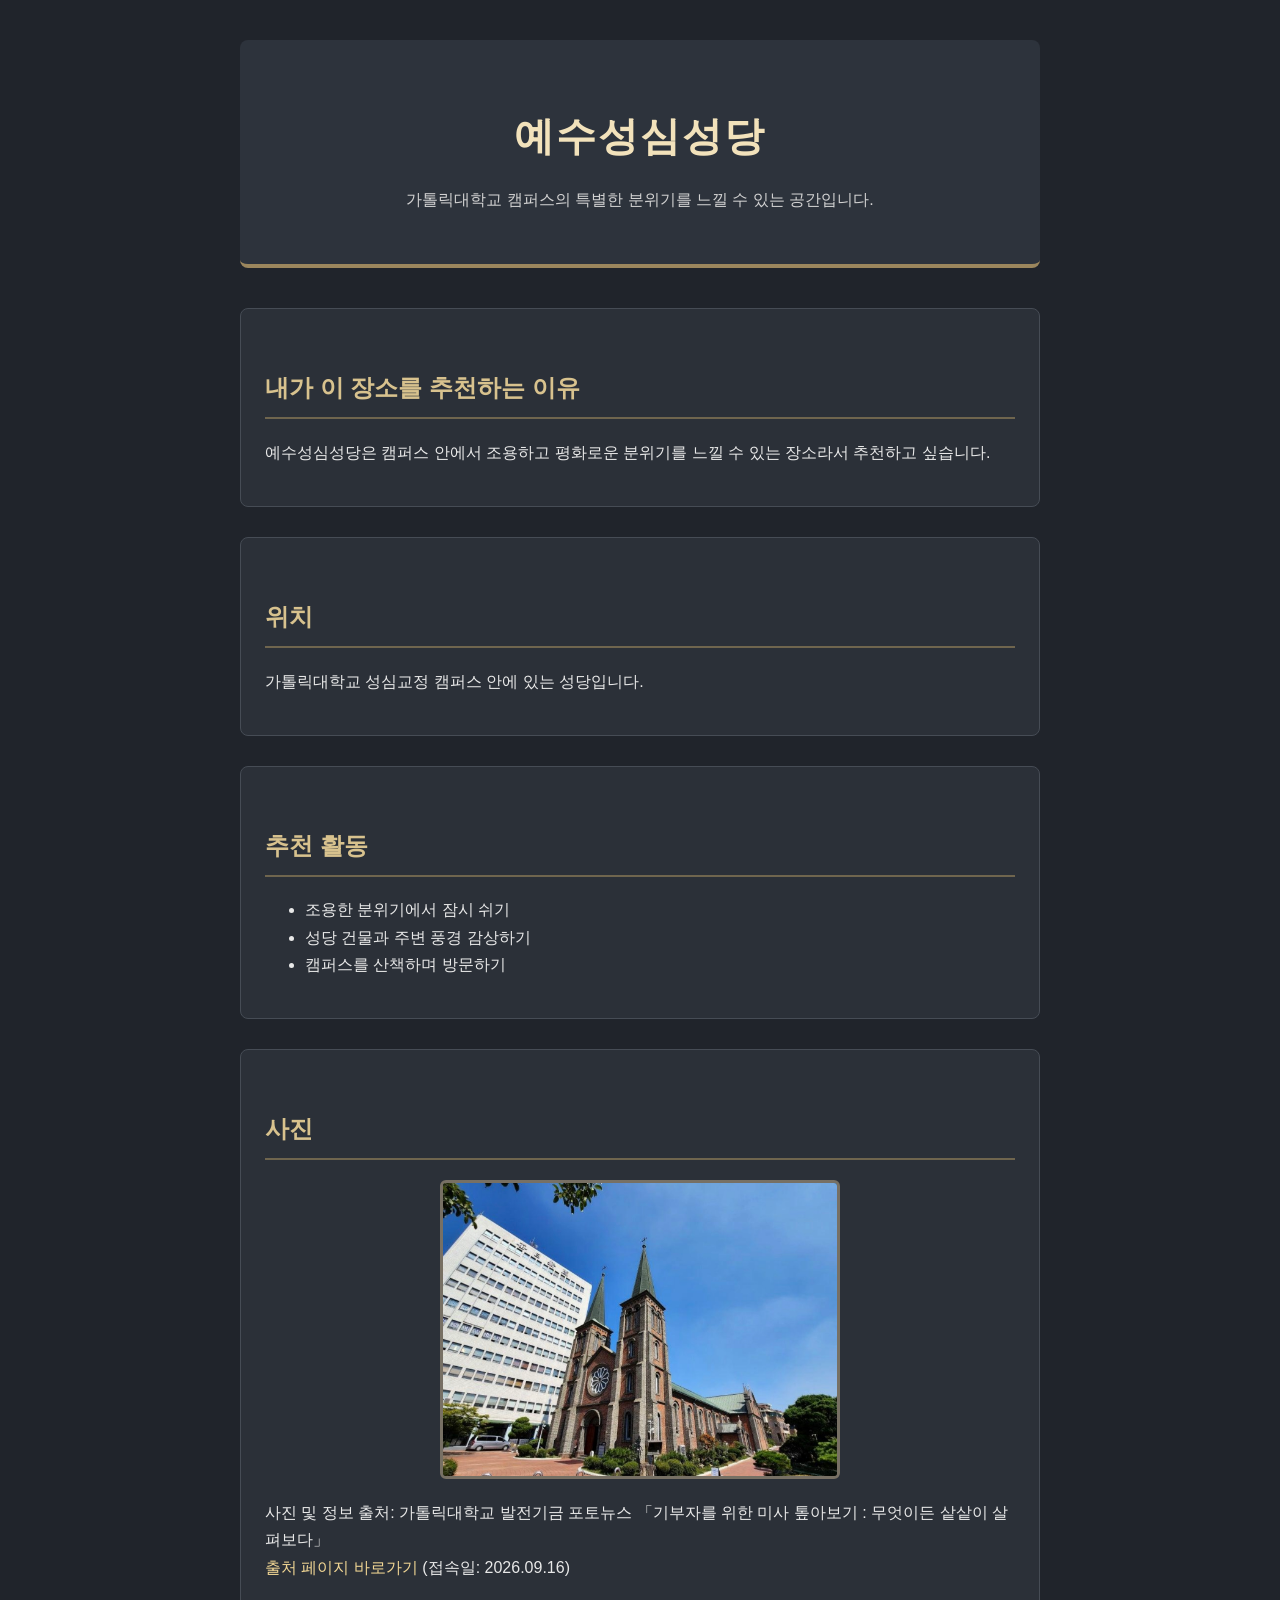
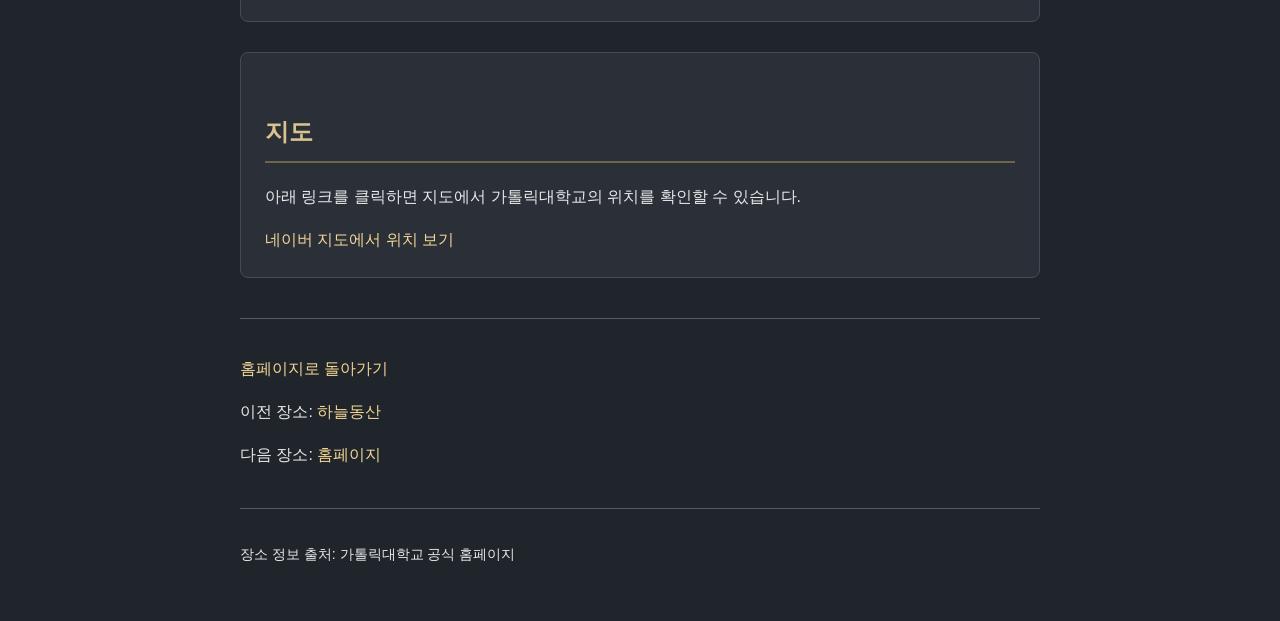
<file: campus-museum2-main/place3.html>
<!DOCTYPE html>
<html lang="ko">
<head>
    <meta charset="UTF-8">
    <meta name="viewport" content="width=device-width, initial-scale=1.0">
    <title>예수성심성당 - 나만의 캠퍼스 핫스팟</title>
    <link rel="stylesheet" href="styles.css">
</head>

<body class="church-page">

    <header>
        <h1>예수성심성당</h1>
        <p>가톨릭대학교 캠퍼스의 특별한 분위기를 느낄 수 있는 공간입니다.</p >
    </header>

    <main>

        <section>
            <h2>내가 이 장소를 추천하는 이유</h2>
            <p>
                예수성심성당은 캠퍼스 안에서 조용하고 평화로운 분위기를
                느낄 수 있는 장소라서 추천하고 싶습니다.
            </p >
        </section>

        <section>
            <h2>위치</h2>
            <p>
                가톨릭대학교 성심교정 캠퍼스 안에 있는 성당입니다.
            </p >
        </section>

        <section>
            <h2>추천 활동</h2>
            <ul>
                <li>조용한 분위기에서 잠시 쉬기</li>
                <li>성당 건물과 주변 풍경 감상하기</li>
                <li>캠퍼스를 산책하며 방문하기</li>
            </ul>
        </section>

        <section>
            <h2>사진</h2>

            <img
                src="images/place3.jpg"
                alt="가톨릭대학교 예수성심성당 사진"
                width="400"
            >

       <p>
    사진 및 정보 출처:
    가톨릭대학교 발전기금 포토뉴스
    「기부자를 위한 미사 톺아보기 : 무엇이든 샅샅이 살펴보다」
    <br>
    <a href=" "
       target="_blank"
       rel="noopener">
        출처 페이지 바로가기
    </a >
    (접속일: 2026.09.16)
</p >    
        </section>

        <section>
            <h2>지도</h2>
            <p>
                아래 링크를 클릭하면 지도에서 가톨릭대학교의 위치를 확인할 수 있습니다.
            </p >

            <a href="https://naver.me/FLJReUrj"target="_blank" rel="noopener">
    네이버 지도에서 위치 보기
            </a >
        </section>

    </main>

    <nav>
        <p>
            <a href="index.html">홈페이지로 돌아가기</a >
        </p >

        <p>
            이전 장소:
            <a href="place2.html">하늘동산</a >
        </p >

        <p>
            다음 장소:
            <a href="index.html">홈페이지</a >
        </p >
    </nav>

    <footer>
        <p>장소 정보 출처: 가톨릭대학교 공식 홈페이지</p >
    </footer>

</body>
</html>
</file>
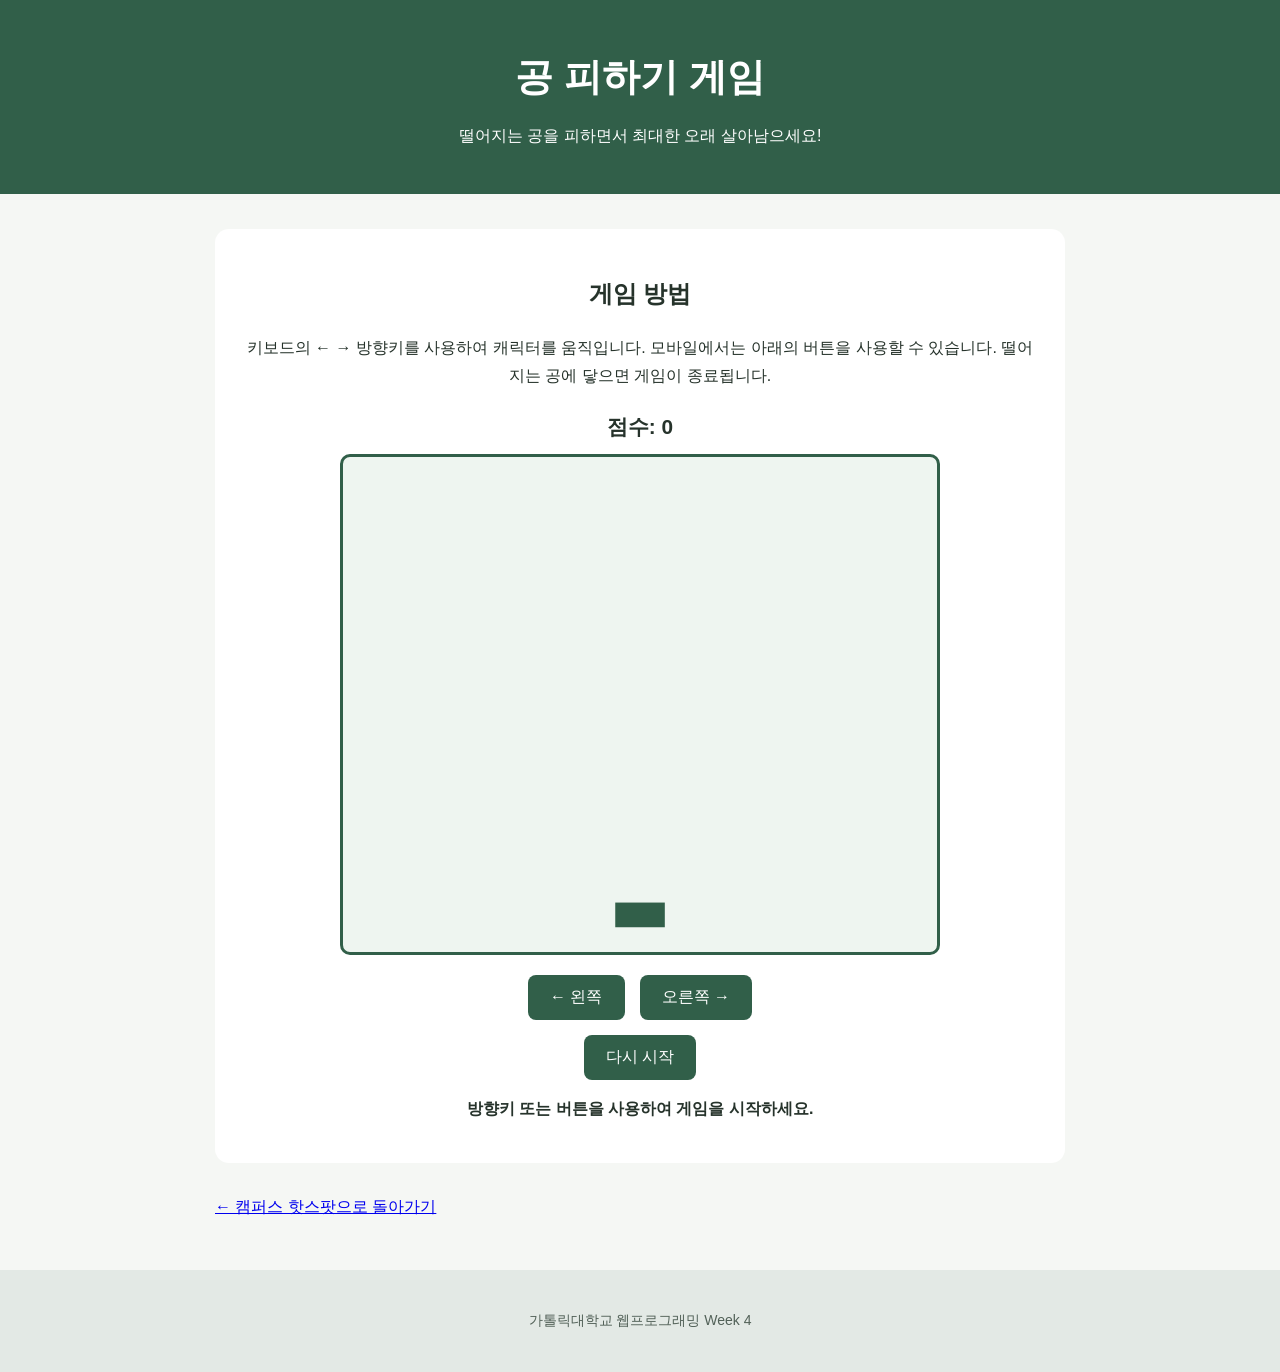
<file: week4/game.html>
<!DOCTYPE html>
<html lang="ko">
<head>
    <meta charset="UTF-8">
    <meta name="viewport" content="width=device-width, initial-scale=1.0">

    <title>공 피하기 게임</title>

    <link rel="stylesheet" href="styles.css">
</head>

<body>

<header>
    <h1>공 피하기 게임</h1>
    <p>떨어지는 공을 피하면서 최대한 오래 살아남으세요!</p >
</header>

<main>

    <section class="game-section">

        <h2>게임 방법</h2>

        <p>
            키보드의 ← → 방향키를 사용하여 캐릭터를 움직입니다.
            모바일에서는 아래의 버튼을 사용할 수 있습니다.
            떨어지는 공에 닿으면 게임이 종료됩니다.
        </p >

        <p class="score">
            점수: <span id="score">0</span>
        </p >

        <canvas id="gameCanvas" width="600" height="500"></canvas>

        <div class="game-controls">
            <button id="leftButton">← 왼쪽</button>
            <button id="rightButton">오른쪽 →</button>
        </div>

        <button id="restartButton">
            다시 시작
        </button>

        <p id="gameMessage">
            방향키 또는 버튼을 사용하여 게임을 시작하세요.
        </p >

    </section>

    <p class="back-link">
        <a href=" ">
            ← 캠퍼스 핫스팟으로 돌아가기
        </a >
    </p >

</main>

<footer>
    <p>가톨릭대학교 웹프로그래밍 Week 4</p >
</footer>

<script src="game.js"></script>

</body>
</html>
</file>
<file: campus-museum2-main/styles.css>
/* =========================
   기본 설정
========================= */

* {
    box-sizing: border-box;
}

body {
    margin: 0;
    padding: 40px 20px;
    font-family: Arial, sans-serif;
    line-height: 1.7;
    background-color: #f5f5f5;
    color: #333333;
}

header,
main,
nav,
footer {
    width: 100%;
    max-width: 800px;
    margin-left: auto;
    margin-right: auto;
}

header {
    text-align: center;
    margin-bottom: 40px;
}

h1 {
    font-size: 36px;
    margin-bottom: 10px;
}

h2 {
    margin-top: 35px;
    padding-bottom: 8px;
}

section {
    margin-bottom: 30px;
}

img {
    display: block;
    max-width: 100%;
    height: auto;
    margin: 20px auto;
}

a {
    color: #2457a6;
    text-decoration: none;
}

a:hover {
    text-decoration: underline;
}

nav {
    margin-top: 40px;
    padding-top: 20px;
}

footer {
    margin-top: 40px;
    padding-top: 20px;
    font-size: 14px;
}


/* =========================
   홈페이지
   따뜻한 캠퍼스 안내 스타일
========================= */

.home-page {
    background-color: #fff7e8;
    color: #3a2f25;
}

.home-page header {
    background-color: #ffffff;
    padding: 35px 25px;
    border-radius: 18px;
    box-shadow: 0 4px 14px rgba(0, 0, 0, 0.08);
}

.home-page h1 {
    font-size: 42px;
    color: #8b552d;
    letter-spacing: 1px;
}

.home-page h2 {
    color: #b56b2d;
    border-bottom: 3px solid #e8b77c;
}

.home-page section {
    background-color: #ffffff;
    padding: 24px;
    border-radius: 16px;
    box-shadow: 0 3px 10px rgba(0, 0, 0, 0.06);
}

.home-page img {
    border-radius: 18px;
}

.home-page a {
    color: #9b5724;
    font-weight: bold;
}

.home-page nav,
.home-page footer {
    border-top: 1px solid #d9b98f;
}


/* =========================
   베리타스관
   책 / 도서관 스타일
========================= */

.library-page {
    background-color: #efe7d8;
    color: #3f352c;
    font-family: Georgia, "Times New Roman", serif;
}

.library-page header {
    padding: 25px 10px 30px;
    border-top: 1px solid #8b6f47;
    border-bottom: 4px double #8b6f47;
    border-radius: 0;
}

.library-page h1 {
    font-size: 40px;
    color: #5f4a32;
    letter-spacing: 1px;
}

.library-page header p {
    font-style: italic;
    color: #75634e;
}

.library-page h2 {
    color: #6b5438;
    border-bottom: 1px solid #9b8568;
}

.library-page section {
    background-color: #f8f3ea;
    padding: 22px 26px;
    border-radius: 0;
    border-left: 6px solid #8b6f47;
}

.library-page img {
    border-radius: 2px;
    border: 6px solid #d8c7ad;
}

.library-page a {
    color: #725331;
}

.library-page nav,
.library-page footer {
    border-top: 1px solid #9b8568;
}


/* =========================
   하늘동산
   자연 / 야외 풍경 스타일
========================= */

.garden-page {
    background: linear-gradient(
        to bottom,
        #dff3ff 0%,
        #eef9ff 38%,
        #edf7e5 38%,
        #f5faef 100%
    );
    color: #294132;
    font-family: Arial, sans-serif;
}

.garden-page header {
    background-color: transparent;
    padding: 55px 20px 45px;
    border-radius: 0;
    text-align: center;
    border: none;
}

.garden-page h1 {
    font-size: 48px;
    color: #28623b;
    letter-spacing: 4px;
    margin-bottom: 8px;
}

.garden-page header p {
    color: #55745d;
    font-size: 18px;
}

.garden-page h2 {
    color: #34724a;
    font-size: 25px;
    border: none;
    padding-bottom: 5px;
    margin-top: 15px;
}

.garden-page section {
    background-color: transparent;
    padding: 25px 5px;
    margin-bottom: 10px;
    border-radius: 0;
    border-bottom: 1px dashed #9db9a2;
}

.garden-page img {
    width: 100%;
    border-radius: 0;
    border: none;
    margin: 28px auto;
    box-shadow: 0 8px 22px rgba(55, 90, 60, 0.18);
}

.garden-page ul {
    list-style: none;
    padding-left: 0;
}

.garden-page li {
    background-color: rgba(255, 255, 255, 0.65);
    margin: 10px 0;
    padding: 12px 18px;
    border-left: 4px solid #68a875;
}

.garden-page a {
    color: #24683b;
    font-weight: bold;
}

.garden-page nav {
    border-top: 2px solid #88ad91;
}

.garden-page footer {
    border-top: 1px solid #a9c4ae;
    color: #55705c;
}


/* =========================
   예수성심성당
   어둡고 차분한 성당 스타일
========================= */

.church-page {
    background-color: #20242b;
    color: #e8e8e8;
}

.church-page header {
    background-color: #2d333c;
    padding: 35px 25px;
    border-radius: 8px;
    border-bottom: 4px solid #9b865d;
}

.church-page h1 {
    color: #f2e2bb;
    font-size: 40px;
    letter-spacing: 2px;
}

.church-page header p {
    color: #d2d2d2;
}

.church-page h2 {
    color: #d8c28e;
    border-bottom: 2px solid #6f654e;
}

.church-page section {
    background-color: #2b3038;
    padding: 24px;
    border: 1px solid #464c55;
    border-radius: 8px;
}

.church-page img {
    border-radius: 6px;
    border: 3px solid #777064;
}

.church-page a {
    color: #f1d694;
}

.church-page nav,
.church-page footer {
    border-top: 1px solid #555b64;
}


/* =========================
   모바일 화면
========================= */

@media (max-width: 600px) {

    body {
        padding: 20px 15px;
    }

    .home-page h1,
    .library-page h1,
    .garden-page h1,
    .church-page h1 {
        font-size: 28px;
    }

    .home-page header,
    .library-page header,
    .garden-page header,
    .church-page header {
        padding: 22px 16px;
    }

    .home-page section,
    .library-page section,
    .garden-page section,
    .church-page section {
        padding: 18px;
    }

    h2 {
        font-size: 21px;
    }

    img {
        width: 100%;
    }

    nav a {
        display: inline-block;
        padding: 6px 0;
    }

    .garden-page header {
        padding-top: 35px;
        padding-bottom: 30px;
    }

    .garden-page section {
        padding-left: 4px;
        padding-right: 4px;
    }
}
</file>
<file: week4/styles.css>
/* =========================
기본 설정
========================= */

* {
box-sizing: border-box;
}

body {
margin: 0;
padding: 0;
font-family: Arial, "Noto Sans KR", sans-serif;
line-height: 1.7;
background-color: #f5f7f4;
color: #26332b;
}


/* =========================
헤더
========================= */

header {
background-color: #315f49;
color: white;
text-align: center;
padding: 45px 20px;
}

header h1 {
margin: 0 0 12px;
font-size: 38px;
}

header p {
margin: 0;
}


/* =========================
메인 영역
========================= */

main {
width: 90%;
max-width: 850px;
margin: 35px auto;
}


/* =========================
장소 선택 버튼
========================= */

.place-buttons {
display: flex;
justify-content: center;
gap: 12px;
margin-bottom: 30px;
}

.place-buttons button {
flex: 1;
padding: 14px 10px;
border: none;
border-radius: 8px;
background-color: #dfe9e2;
color: #294638;
font-size: 16px;
font-weight: bold;
cursor: pointer;
transition: 0.2s;
}

.place-buttons button:hover {
background-color: #b9d2c1;
}

.place-buttons button.active {
background-color: #315f49;
color: white;
}


/* =========================
장소 내용
========================= */

.place-content {
display: none;

background-color: white;
padding: 30px;
border-radius: 14px;
box-shadow: 0 4px 14px rgba(0, 0, 0, 0.08);
}

/* JavaScript가 선택한 장소만 표시 */
.place-content.active {
display: block;
}

.place-content h2 {
margin-top: 0;
color: #315f49;
font-size: 30px;
border-bottom: 3px solid #aac5b3;
padding-bottom: 10px;
}

.place-content h3 {
margin-top: 28px;
color: #456c58;
}


/* =========================
이미지
========================= */

.place-content img {
display: block;
width: 100%;
max-height: 500px;
object-fit: cover;
margin: 22px 0;
border-radius: 10px;
}


/* =========================
지도
========================= */

.map-container {
width: 100%;
margin-top: 15px;
}

.place-map {
width: 100%;
height: 380px;
border: 0;
border-radius: 10px;
}


/* =========================
푸터
========================= */

footer {
margin-top: 50px;
padding: 25px;
text-align: center;
background-color: #e3e9e5;
color: #526158;
font-size: 14px;
}


/* =========================
모바일 화면
========================= */

@media (max-width: 600px) {

header {
padding: 32px 15px;
}

header h1 {
font-size: 29px;
}

main {
width: 92%;
margin: 25px auto;
}

.place-buttons {
flex-direction: column;
}

.place-buttons button {
width: 100%;
}

.place-content {
padding: 20px;
}

.place-content h2 {
font-size: 25px;
}

.place-map {
height: 300px;
}
}
/* =========================
   Week 4 Canvas Game
   ========================= */

.game-section {
    background: white;
    padding: 25px;
    margin: 30px auto;
    border-radius: 14px;
    text-align: center;
}

.score {
    font-size: 1.3rem;
    font-weight: bold;
    margin: 20px 0 10px;
}

#gameCanvas {
    display: block;
    width: 100%;
    max-width: 600px;
    height: auto;
    margin: 0 auto 20px;
    background: #eef5f0;
    border: 3px solid #315f49;
    border-radius: 10px;
    touch-action: none;
}

.game-controls {
    display: flex;
    justify-content: center;
    gap: 15px;
    margin: 15px 0;
}

.game-controls button,
#restartButton {
    padding: 12px 22px;
    border: none;
    border-radius: 8px;
    background: #315f49;
    color: white;
    font-size: 1rem;
    cursor: pointer;
    touch-action: manipulation;
}

.game-controls button:active,
#restartButton:active {
    transform: scale(0.96);
}

#gameMessage {
    margin-top: 15px;
    font-weight: bold;
}

@media (max-width: 600px) {
    .game-section {
        padding: 15px;
    }

    .game-controls button {
        flex: 1;
        padding: 15px 10px;
    }
}
</file>
